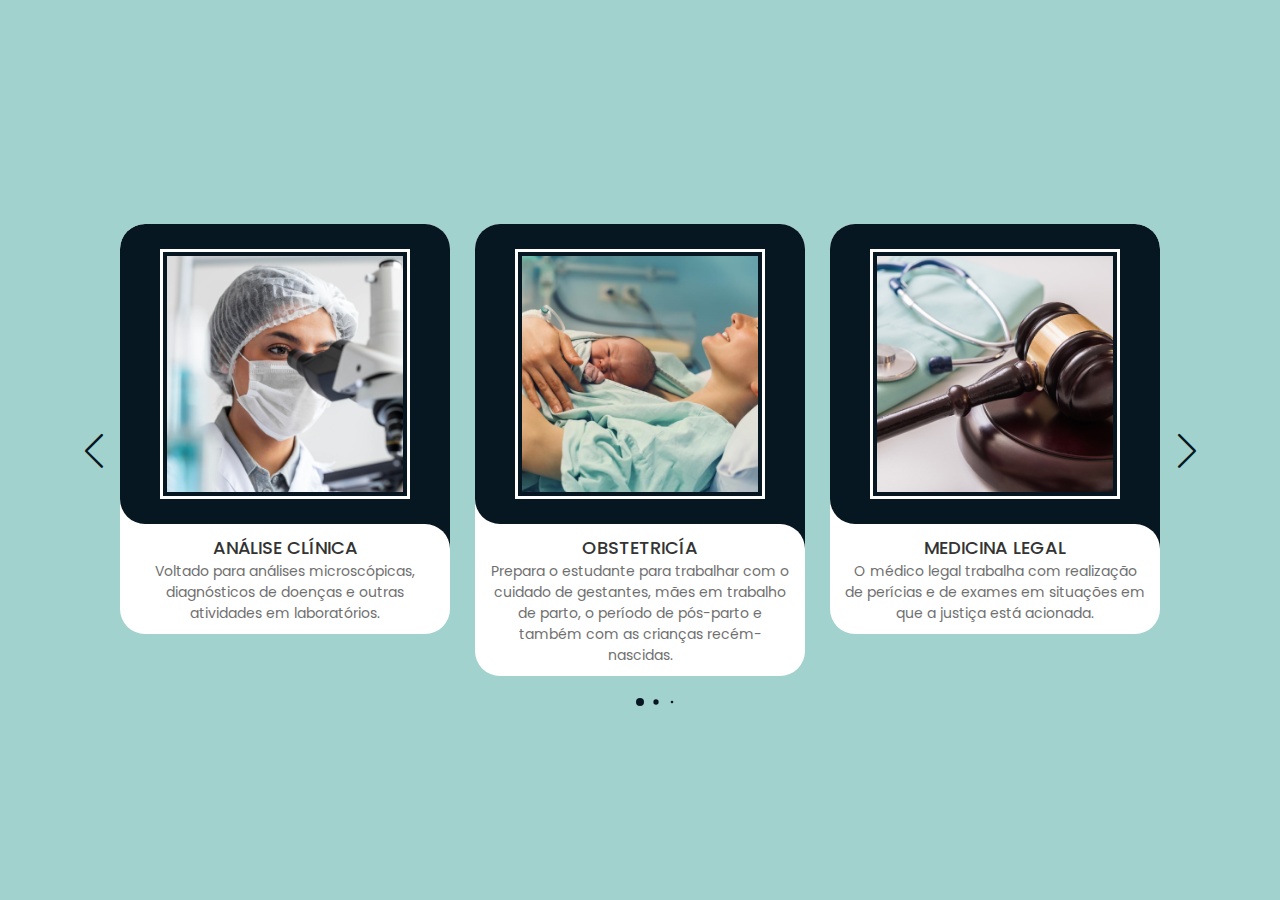
<file: index4.html>
<!DOCTYPE html>
    <!-- Coding by CodingLab | www.codinglabweb.com -->
    <html lang="en">
    <head>
        <meta charset="UTF-8">
        <meta http-equiv="X-UA-Compatible" content="IE=edge">
        <meta name="viewport" content="width=device-width, initial-scale=1.0">
        <title>Responsive Card Slider</title>

        <!-- Swiper CSS -->
        <link rel="stylesheet" href="css/swiper-bundle.min.css">

        <!-- CSS -->
        <style>
            /* Google Fonts - Poppins */
@import url('https://fonts.googleapis.com/css2?family=Poppins:wght@300;400;500;600&display=swap');

*{
  margin: 0;
  padding: 0;
  box-sizing: border-box;
  font-family: 'Poppins', sans-serif;
}
body{
  min-height: 100vh;
  display: flex;
  align-items: center;
  justify-content: center;
  background-color: #A1D2CE;
}
.slide-container{
  max-width: 1120px;
  width: 100%;
  padding: 40px 0;
}
.slide-content{
  margin: 0 40px;
  overflow: hidden;
  border-radius: 25px;
}
.card{
  border-radius: 25px;
  background-color: #FFF;
}
.image-content,
.card-content{
  display: flex;
  flex-direction: column;
  align-items: center;
  padding: 10px 14px;
}
.image-content{
  position: relative;
  row-gap: 5px;
  padding: 25px 0;
}
.overlay{
  position: absolute;
  left: 0;
  top: 0;
  height: 100%;
  width: 100%;
  background-color: #071721;
  border-radius: 25px 25px 0 25px;
}
.overlay::before,
.overlay::after{
  content: '';
  position: absolute;
  right: 0;
  bottom: -40px;
  height: 40px;
  width: 40px;
  background-color: #071721;
}
.overlay::after{
  border-radius: 0 25px 0 0;
  background-color: #FFF;
}
.card-image{
  position: relative;
  height: 250px;
  width: 250px;
  background: #FFF;
  padding: 3px;
}
.card-image .card-img{
  height: 100%;
  width: 100%;
  object-fit: cover;
  border: 4px solid #071721;
}
.name{
  font-size: 18px;
  font-weight: 500;
  color: #333;
}
.description{
  font-size: 14px;
  color: #707070;
  text-align: center;
}
.button{
  border: none;
  font-size: 16px;
  color: #FFF;
  padding: 8px 16px;
  background-color: #071721;
  border-radius: 6px;
  margin: 14px;
  cursor: pointer;
  transition: all 0.3s ease;
}
.button:hover{
  background: #071721;
}

.swiper-navBtn{
  color: #071721;
  transition: color 0.3s ease;
}
.swiper-navBtn:hover{
  color: #071721;
}
.swiper-navBtn::before,
.swiper-navBtn::after{
  font-size: 35px;
}
.swiper-button-next{
  right: 0;
}
.swiper-button-prev{
  left: 0;
}
.swiper-pagination-bullet{
  background-color: #071721;
  opacity: 1;
}
.swiper-pagination-bullet-active{
  background-color: #071721;
}

@media screen and (max-width: 768px) {
  .slide-content{
    margin: 0 10px;
  }
  .swiper-navBtn{
    display: none;
  }
}
        </style>
                                        
    </head>
    <body>
        <div class="slide-container swiper">
            <div class="slide-content">
                <div class="card-wrapper swiper-wrapper">
                    <div class="card swiper-slide">
                        <div class="image-content">
                            <span class="overlay"></span>

                            <div class="card-image">
                                <img src="imgs/pos-Graduacao/analise clinica.png    " alt="" class="card-img">
                            </div>
                        </div>

                        <div class="card-content">
                            <h2 class="name">ANÁLISE CLÍNICA</h2>
                            <p class="description">Voltado para análises microscópicas, diagnósticos de doenças e outras atividades em laboratórios.</p>

                            
                        </div>
                    </div>
                    <div class="card swiper-slide">
                        <div class="image-content">
                            <span class="overlay"></span>

                            <div class="card-image">
                                <img src="imgs/pos-Graduacao/obstetricia.png" alt="" class="card-img">
                            </div>
                        </div>

                        <div class="card-content">
                            <h2 class="name">OBSTETRICÍA</h2>
                            <p class="description">Prepara o estudante para trabalhar com o cuidado de gestantes, mães em trabalho de parto, o período de pós-parto e também com as crianças recém-nascidas.</p>

                            
                        </div>
                    </div>
                    <div class="card swiper-slide">
                        <div class="image-content">
                            <span class="overlay"></span>

                            <div class="card-image">
                                <img src="imgs/pos-Graduacao/medicina legal.png" alt="" class="card-img">
                            </div>
                        </div>

                        <div class="card-content">
                            <h2 class="name">MEDICINA LEGAL</h2>
                            <p class="description">O médico legal trabalha com realização de perícias e de exames em situações em que a justiça está acionada.</p>

                            
                        </div>
                    </div>
                    <div class="card swiper-slide">
                        <div class="image-content">
                            <span class="overlay"></span>

                            <div class="card-image">
                                <img src="imgs/pos-Graduacao/psiquiatria.png" alt="" class="card-img">
                            </div>
                        </div>

                        <div class="card-content">
                            <h2 class="name">PSIQUIATRIA</h2>
                            <p class="description">Leva o profissional da Medicina a trabalhar com diagnóstico de transtornos psiquiátricos e mentais e capacitação para oferecer tratamento aos pacientes.</p>

                            
                        </div>
                    </div>
                    <div class="card swiper-slide">
                        <div class="image-content">
                            <span class="overlay"></span>

                            <div class="card-image">
                                <img src="imgs/pos-Graduacao/imuno clinica.png" alt="" class="card-img">
                            </div>
                        </div>

                        <div class="card-content">
                            <h2 class="name">IMUNOLOGIA CLÍNICA
                            </h2>
                            <p class="description">Voltado para atividades de pesquisa e laboratoriais da área. Ele aborda os princípios da Imunologia, Biossegurança e diagnóstico de doenças autoimunes.</p>

                            
                        </div>
                    </div>
                    <div class="card swiper-slide">
                        <div class="image-content">
                            <span class="overlay"></span>

                            <div class="card-image">
                                <img src="imgs/pos-Graduacao/ressonancia.png" alt="" class="card-img">
                            </div>
                        </div>

                        <div class="card-content">
                            <h2 class="name">RESSONÃNCIA MAGNÉTICA</h2>
                            <p class="description">Capacita os profissionais para que trabalhem com a prática do exame.</p>

                            
                        </div>
                    </div>
                    <div class="card swiper-slide">
                        <div class="image-content">
                            <span class="overlay"></span>

                            <div class="card-image">
                                <img src="imgs/pos-Graduacao/dermatologia.png" alt="" class="card-img">
                            </div>
                        </div>

                        <div class="card-content">
                            <h2 class="name">DERMATOLOGIA</h2>
                            <p class="description">Assuntos relacionados à pele e apêndices cutâneos, como cabelo, pelos e unhas.</p>

                            
                        </div>
                        
                    </div>
                    <div class="card swiper-slide">
                        <div class="image-content">
                            <span class="overlay"></span>

                            <div class="card-image">
                                <img src="imgs/pos-Graduacao/doencas infecciosas.png" alt="" class="card-img">
                            </div>
                        </div>

                        <div class="card-content">
                            <h2 class="name">DOENÇAS INFECCIOSAS</h2>
                            <p class="description">Estudos sobre agentes etiológicos de doenças como a gripe, infecções de pele, AIDS/HIV, doenças respiratórias como a covid-19, dentre outras.</p>

                            
                        </div>
                        
                    </div>
                    <div class="card swiper-slide">
                        <div class="image-content">
                            <span class="overlay"></span>

                            <div class="card-image">
                                <img src="imgs/pos-Graduacao/neurociencia.png" alt="" class="card-img">
                            </div>
                        </div>

                        <div class="card-content">
                            <h2 class="name">NEUROCIÊNCIA</h2>
                            <p class="description">Estuda o cérebro e todo o sistema nervoso do ser humano.</p>

                            
                        </div>
                        
                    </div>
                    
                    
                </div>
            </div>

            <div class="swiper-button-next swiper-navBtn"></div>
            <div class="swiper-button-prev swiper-navBtn"></div>
            <div class="swiper-pagination"></div>
        </div>
        
    </body>

    <!-- Swiper JS -->
    <script src="js/swiper-bundle.min.js"></script>

    <!-- JavaScript -->
    <script src="js/script.js"></script>
</html>
</file>
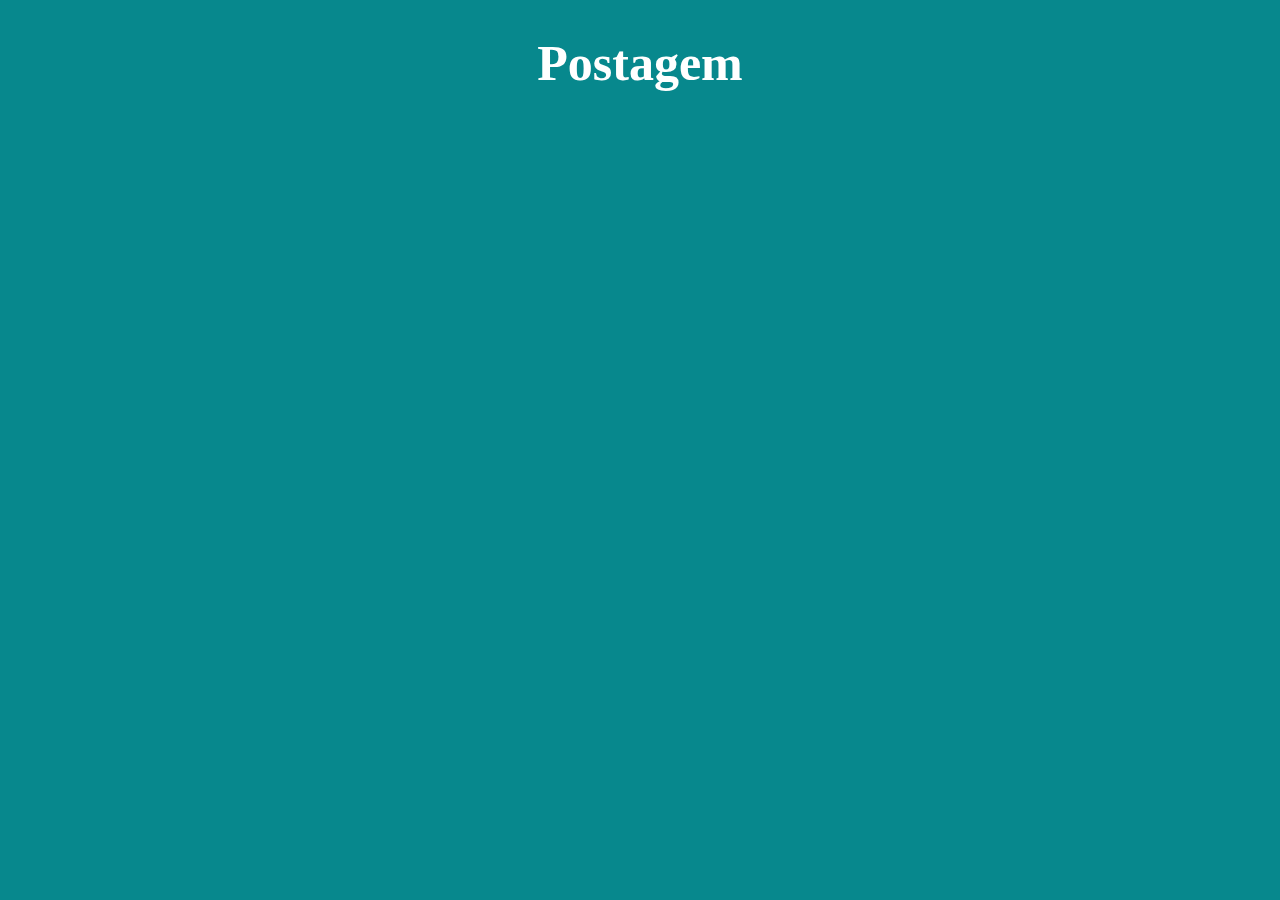
<file: postagem.html>
<!DOCTYPE html>
<html lang="pt-br">
<head>
    <script src="js/funcoes.js" type="text/javascript"></script>
    <meta charset="UTF-8">
    <meta http-equiv="X-UA-Compatible" content="IE=edge">
    <meta name="viewport" content="width=device-width, initial-scale=1.0">
    <title>Noticias</title>
    <!-- CSS only -->
    <link href="https://cdn.jsdelivr.net/npm/bootstrap@5.2.2/dist/css/bootstrap.min.css" rel="stylesheet" integrity="sha384-Zenh87qX5JnK2Jl0vWa8Ck2rdkQ2Bzep5IDxbcnCeuOxjzrPF/et3URy9Bv1WTRi" crossorigin="anonymous">
    <!-- JavaScript Bundle with Popper -->
    <script src="https://cdn.jsdelivr.net/npm/bootstrap@5.2.2/dist/js/bootstrap.bundle.min.js" integrity="sha384-OERcA2EqjJCMA+/3y+gxIOqMEjwtxJY7qPCqsdltbNJuaOe923+mo//f6V8Qbsw3" crossorigin="anonymous"></script>
    <link href="css/style.css" rel="stylesheet">
    <script src="js/funcoes.js" type="text/javascript"></script>
</head>
<body style="background-color:#07888d;">
    <center>
        <div class="container-fluid">
          <h1 style="font-size: 50px;color: white;">
            Postagem
          </h1>
        
        
              <script>
                  funcaoPostagem();
              </script>
          
      </div>
      </center>
</body>
</html>
</file>
<file: css/style.css>
#navbar{
  background: #fff;
  height: 40px;
  font-size: 14px;
  border-radius: 25px;
  z-index: 996;
  }
  .navbar-nav{
    color: #00040a;
	height: fit-content;
	display: inline-flex;
  backdrop-filter: blur(10px);  
	align-items: center;
	padding: 0 10px;
   
  }
 
  .nav-link{
    font-size: 23px;
    color:rgb(2, 77, 77);
    
   
  }
  
  #header-image{
    width: 100%;
    height: 120vh;
    background-image: url("../imgs/header/15.jpg");
    
    background-repeat: no-repeat;
    background-position: center;
    background-size: cover;
    
    
  }
  #header-title{
    top: 40%;
    position: relative;
  width: 654px;
  height: 184px;
  font-family: 'Pridi';
  font-style: normal;
  }
  .section1 .row{
    margin-left: 100px;
    margin-right: 100px;
 
    

  }
  .section1 >h1
  {
    
    font-family: 'Roboto Slab';
    font-style: normal;
    font-weight: 700;
    font-size: 70px;
    line-height: 92px;
    text-align: center;
    color: #000000;
    mix-blend-mode: normal;
  }
  .fixedHeightImg > img {
    max-height: 1000px;
    margin-left: auto;
    margin-right: auto;
    width: 100%;
  }
.rodape-prin
{
    background-color:  rgb(0, 0, 0);       
    clear: both;
    text-align: center;
    padding: 0px;         
    color: rgb(250,255,250);
    font-size: 50px;
    font-family: "arial", sans-serif;
}
.icones-sociais li
{
    display:contents;
    width: 90px;
    height: 40px;
}

.btn{
    background: rgb(0, 0, 0);
    color: rgb(207, 243, 250);
    width: 190px;
    height: 40px;
    border: 0;
    font-size: 18px;
    border-radius: 4px;
    font-family: 'Raleway', sans-serif;
    transition: .6s;
    overflow: hidden;}
    btn:focus{
      outline: 0;
    }
    btn:before{
      content: '';
      display: block;
      position: absolute;
      background: #1b807a;
      width: 60px;
      height: 100%;
      left: 0;
      top: 0;
      opacity: .5;
      filter: blur(30px);
      transform: translateX(-100px)  skewX(-15deg);
    }
    btn:after{
      content: '';
      display: block;
      position: absolute;
      background: #1b807a;
      width: 30px;
      height: 100%;
      left: 30px;
      top: 0;
      opacity: 0;
      filter: blur(5px);
      transform: translateX(-100px) skewX(-15deg);
    }
    btn:hover{
      background: #1b807a;
      cursor: pointer;}
      btn:before{
        transform: translateX(300px)  skewX(-15deg);  
        opacity: 0.6;
        transition: .7s;
      }
      btn:after{
        transform: translateX(300px) skewX(-15deg);  
        opacity: 1;
        transition: .7s;
      }
    



/* css slider */



/* fim css slider */
</file>
